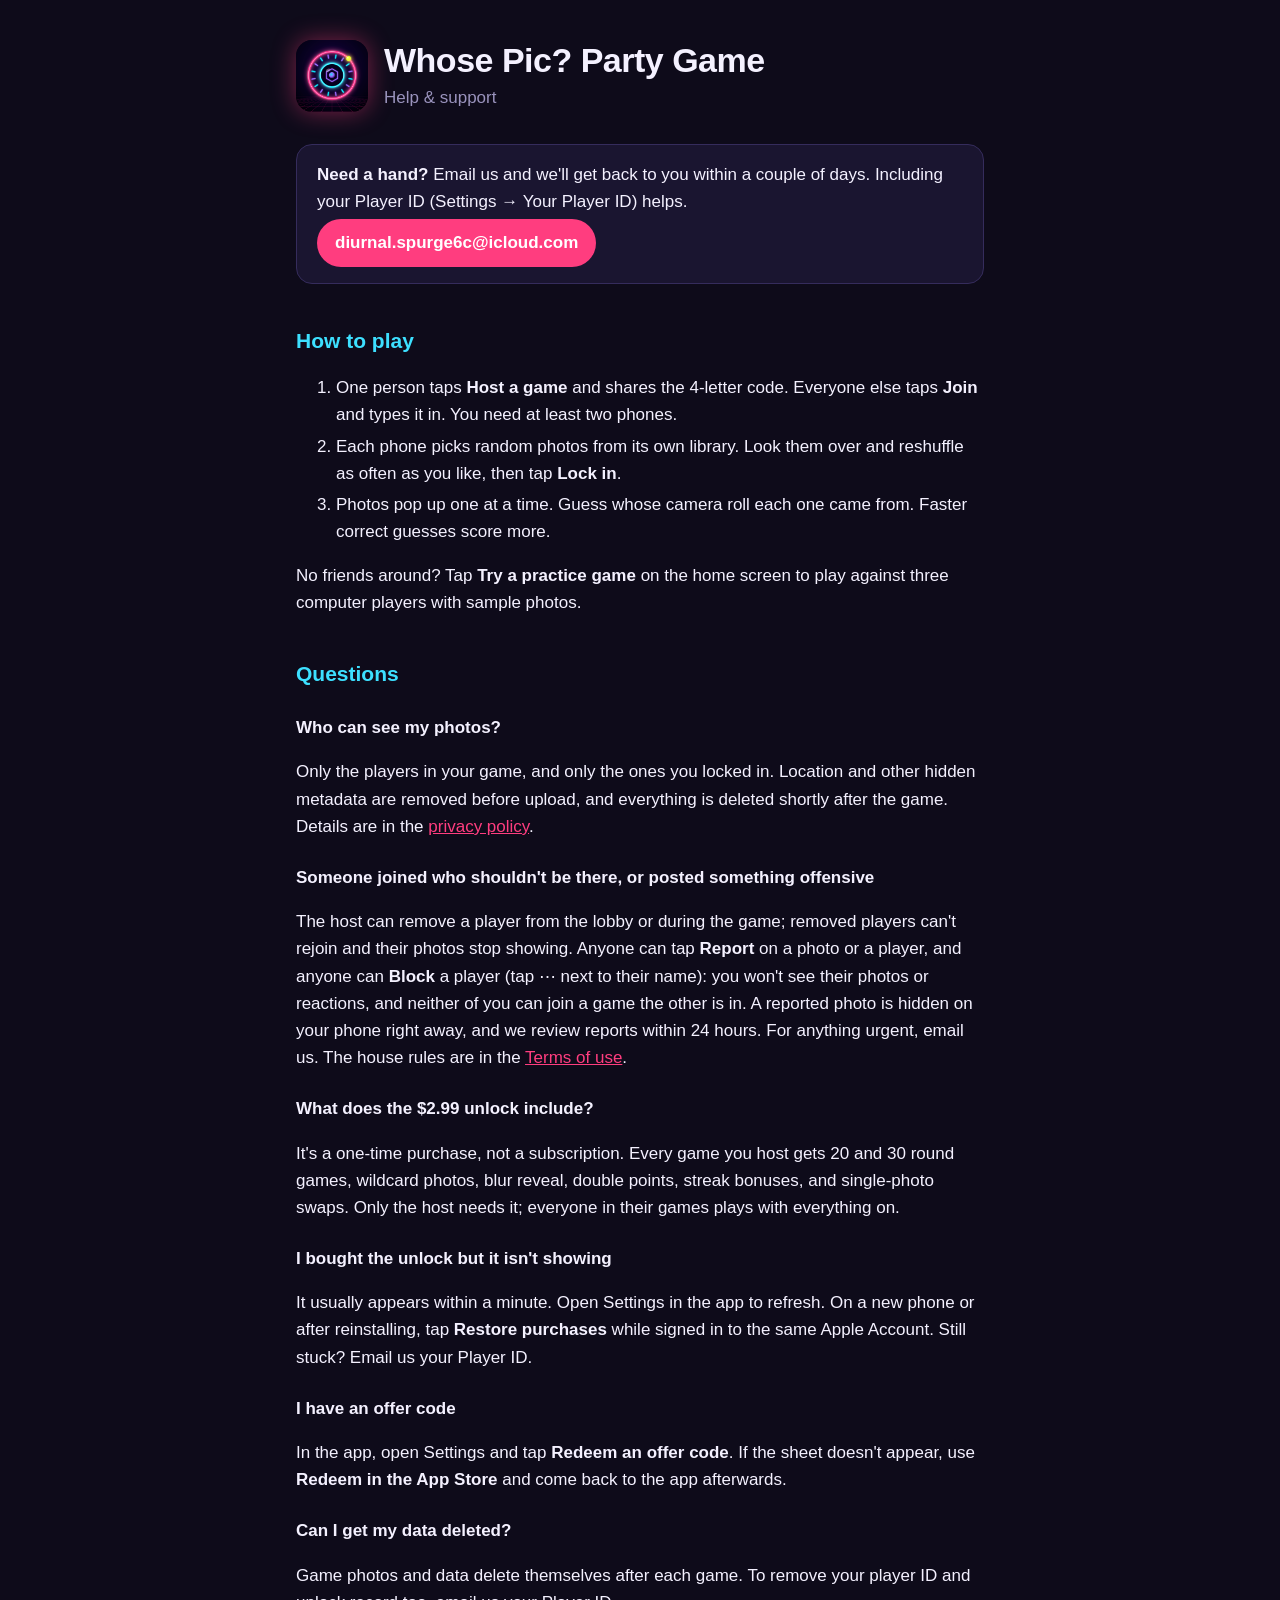
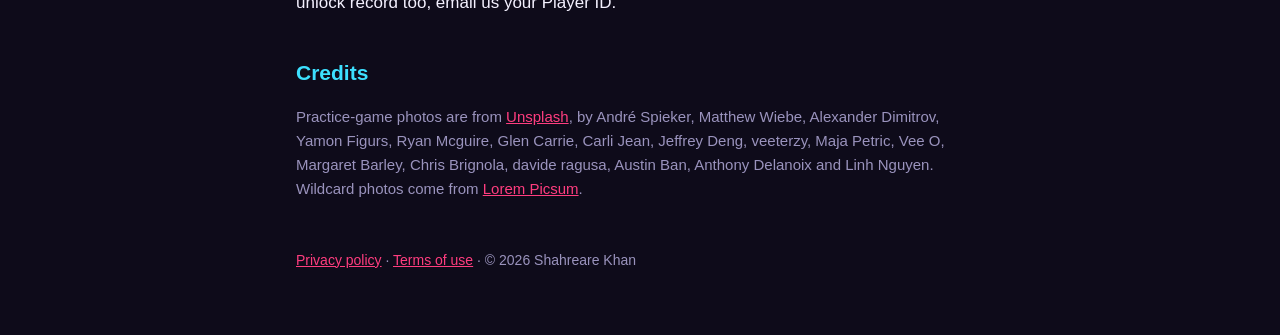
<file: index.html>
<!doctype html>
<html lang="en">
<head>
  <meta charset="utf-8">
  <meta name="viewport" content="width=device-width, initial-scale=1">
  <title>Whose Pic? Help</title>
  <meta name="description" content="Help and support for Whose Pic? Party Game: how to play, purchases, privacy and contact.">
  <link rel="stylesheet" href="style.css">
  <link rel="icon" href="icon.png">
</head>
<body>
<main>
  <header>
    <img src="icon.png" alt="Whose Pic? app icon">
    <div>
      <h1>Whose Pic? Party Game</h1>
      <p>Help &amp; support</p>
    </div>
  </header>

  <div class="card">
    <strong>Need a hand?</strong> Email us and we'll get back to you within a couple of days. Including your Player ID (Settings → Your Player ID) helps.<br>
    <a class="contact" href="mailto:diurnal.spurge6c@icloud.com">diurnal.spurge6c@icloud.com</a>
  </div>

  <h2>How to play</h2>
  <ol>
    <li>One person taps <strong>Host a game</strong> and shares the 4-letter code. Everyone else taps <strong>Join</strong> and types it in. You need at least two phones.</li>
    <li>Each phone picks random photos from its own library. Look them over and reshuffle as often as you like, then tap <strong>Lock in</strong>.</li>
    <li>Photos pop up one at a time. Guess whose camera roll each one came from. Faster correct guesses score more.</li>
  </ol>
  <p>No friends around? Tap <strong>Try a practice game</strong> on the home screen to play against three computer players with sample photos.</p>

  <h2>Questions</h2>

  <h3>Who can see my photos?</h3>
  <p>Only the players in your game, and only the ones you locked in. Location and other hidden metadata are removed before upload, and everything is deleted shortly after the game. Details are in the <a href="privacy/">privacy policy</a>.</p>

  <h3>Someone joined who shouldn't be there, or posted something offensive</h3>
  <p>The host can remove a player from the lobby or during the game; removed players can't rejoin and their photos stop showing. Anyone can tap <strong>Report</strong> on a photo or a player, and anyone can <strong>Block</strong> a player (tap ⋯ next to their name): you won't see their photos or reactions, and neither of you can join a game the other is in. A reported photo is hidden on your phone right away, and we review reports within 24 hours. For anything urgent, email us. The house rules are in the <a href="terms/">Terms of use</a>.</p>

  <h3>What does the $2.99 unlock include?</h3>
  <p>It's a one-time purchase, not a subscription. Every game you host gets 20 and 30 round games, wildcard photos, blur reveal, double points, streak bonuses, and single-photo swaps. Only the host needs it; everyone in their games plays with everything on.</p>

  <h3>I bought the unlock but it isn't showing</h3>
  <p>It usually appears within a minute. Open Settings in the app to refresh. On a new phone or after reinstalling, tap <strong>Restore purchases</strong> while signed in to the same Apple Account. Still stuck? Email us your Player ID.</p>

  <h3>I have an offer code</h3>
  <p>In the app, open Settings and tap <strong>Redeem an offer code</strong>. If the sheet doesn't appear, use <strong>Redeem in the App Store</strong> and come back to the app afterwards.</p>

  <h3>Can I get my data deleted?</h3>
  <p>Game photos and data delete themselves after each game. To remove your player ID and unlock record too, email us your Player ID.</p>

  <h2>Credits</h2>
  <p class="muted">Practice-game photos are from <a href="https://unsplash.com">Unsplash</a>, by André Spieker, Matthew Wiebe, Alexander Dimitrov, Yamon Figurs, Ryan Mcguire, Glen Carrie, Carli Jean, Jeffrey Deng, veeterzy, Maja Petric, Vee O, Margaret Barley, Chris Brignola, davide ragusa, Austin Ban, Anthony Delanoix and Linh Nguyen. Wildcard photos come from <a href="https://picsum.photos">Lorem Picsum</a>.</p>

  <footer><a href="privacy/">Privacy policy</a> · <a href="terms/">Terms of use</a> · © 2026 Shahreare Khan</footer>
</main>
</body>
</html>
</file>
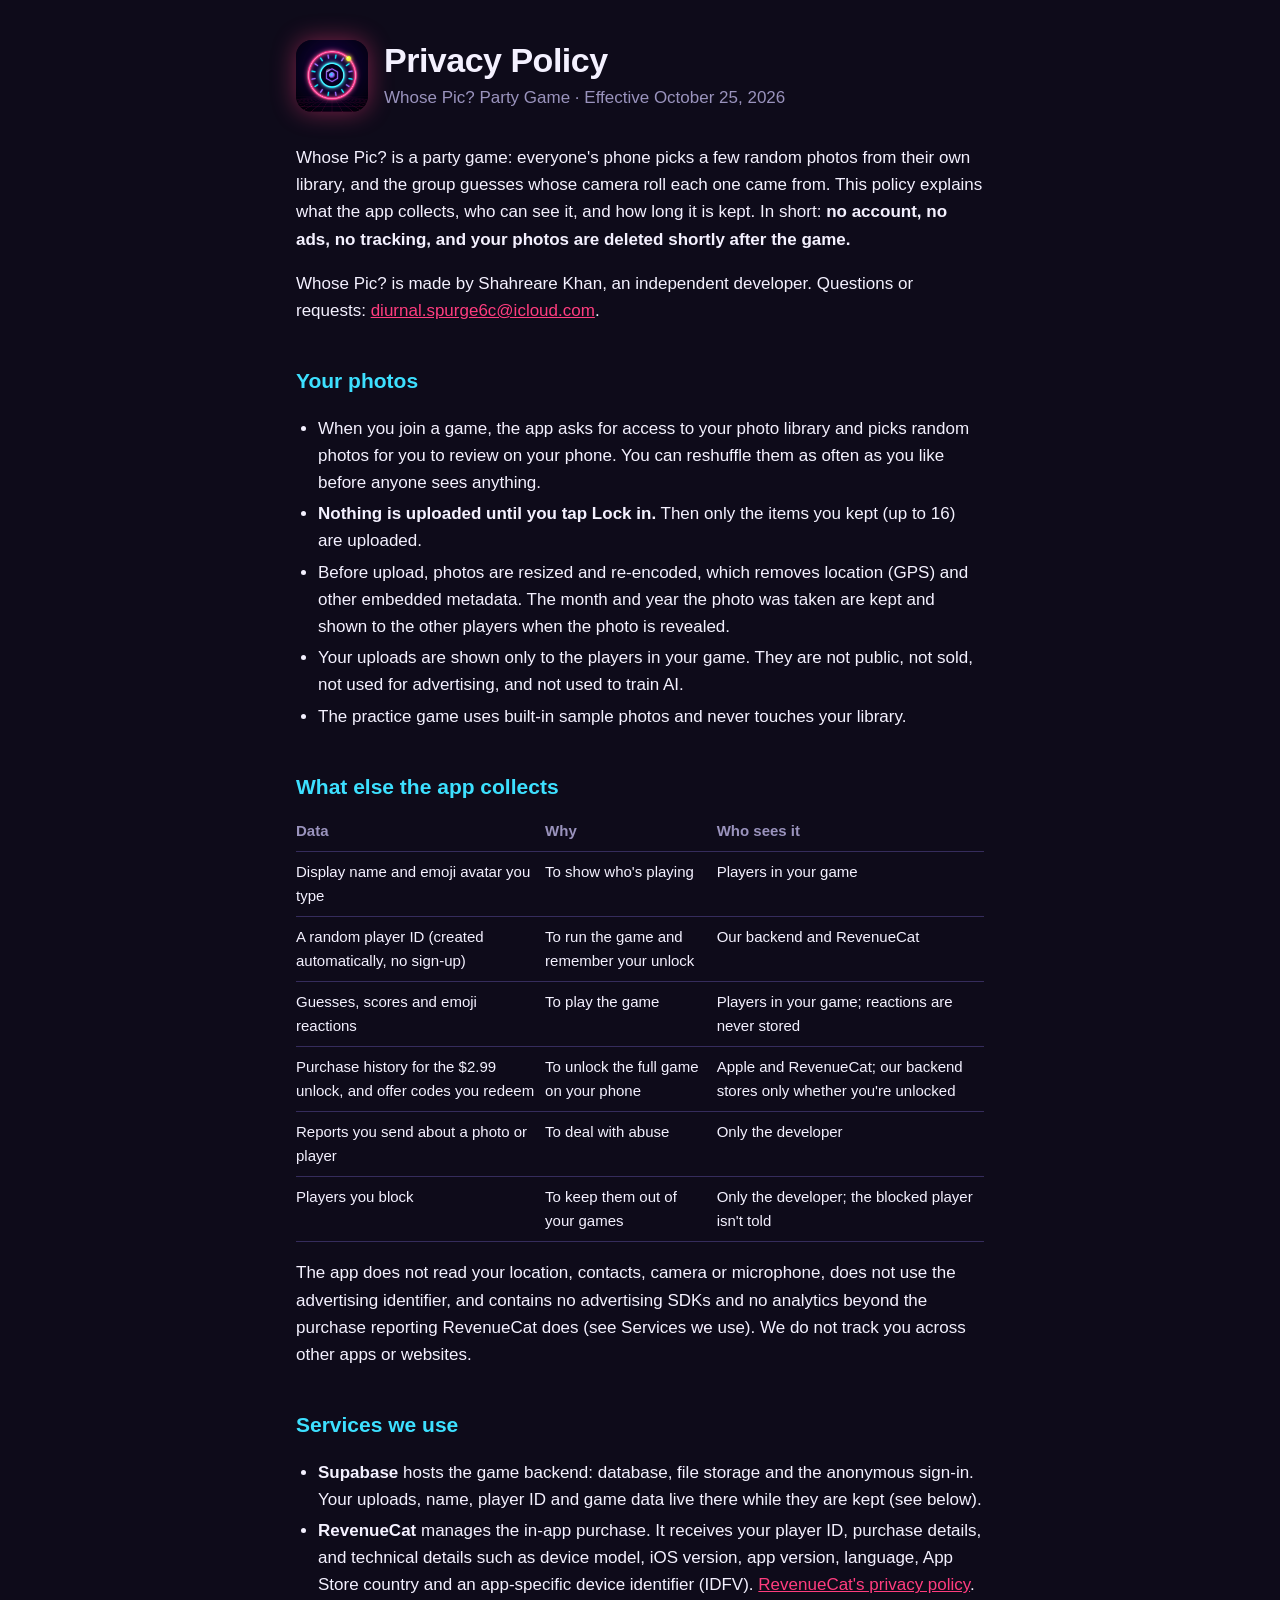
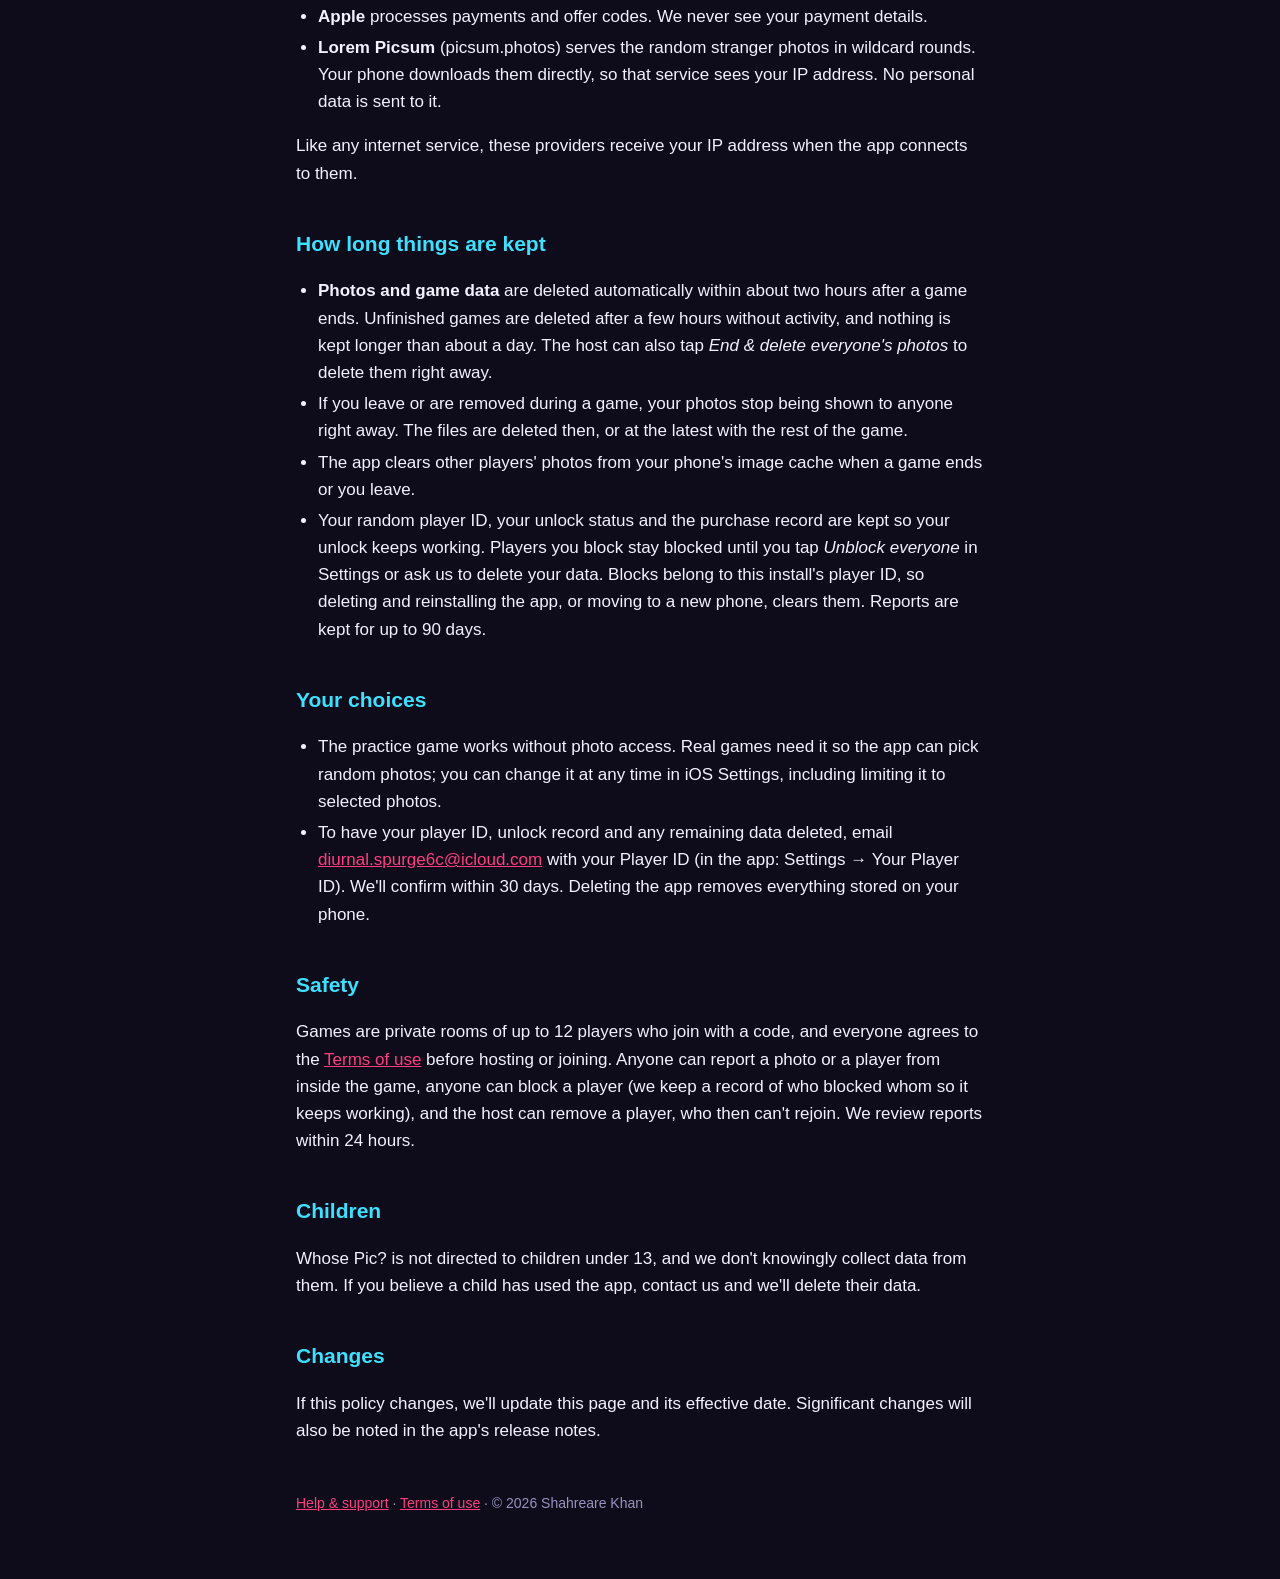
<file: privacy/index.html>
<!doctype html>
<html lang="en">
<head>
  <meta charset="utf-8">
  <meta name="viewport" content="width=device-width, initial-scale=1">
  <title>Privacy Policy · Whose Pic?</title>
  <meta name="description" content="How Whose Pic? Party Game handles your photos and other data.">
  <link rel="stylesheet" href="../style.css">
  <link rel="icon" href="../icon.png">
</head>
<body>
<main>
  <header>
    <img src="../icon.png" alt="Whose Pic? app icon">
    <div>
      <h1>Privacy Policy</h1>
      <p>Whose Pic? Party Game · Effective October 25, 2026</p>
    </div>
  </header>

  <p>Whose Pic? is a party game: everyone's phone picks a few random photos from their own library, and the group guesses whose camera roll each one came from. This policy explains what the app collects, who can see it, and how long it is kept. In short: <strong>no account, no ads, no tracking, and your photos are deleted shortly after the game.</strong></p>
  <p>Whose Pic? is made by Shahreare Khan, an independent developer. Questions or requests: <a href="mailto:diurnal.spurge6c@icloud.com">diurnal.spurge6c@icloud.com</a>.</p>

  <h2>Your photos</h2>
  <ul>
    <li>When you join a game, the app asks for access to your photo library and picks random photos for you to review on your phone. You can reshuffle them as often as you like before anyone sees anything.</li>
    <li><strong>Nothing is uploaded until you tap Lock in.</strong> Then only the items you kept (up to 16) are uploaded.</li>
    <li>Before upload, photos are resized and re-encoded, which removes location (GPS) and other embedded metadata. The month and year the photo was taken are kept and shown to the other players when the photo is revealed.</li>
    <li>Your uploads are shown only to the players in your game. They are not public, not sold, not used for advertising, and not used to train AI.</li>
    <li>The practice game uses built-in sample photos and never touches your library.</li>
  </ul>

  <h2>What else the app collects</h2>
  <table>
    <tr><th>Data</th><th>Why</th><th>Who sees it</th></tr>
    <tr><td>Display name and emoji avatar you type</td><td>To show who's playing</td><td>Players in your game</td></tr>
    <tr><td>A random player ID (created automatically, no sign-up)</td><td>To run the game and remember your unlock</td><td>Our backend and RevenueCat</td></tr>
    <tr><td>Guesses, scores and emoji reactions</td><td>To play the game</td><td>Players in your game; reactions are never stored</td></tr>
    <tr><td>Purchase history for the $2.99 unlock, and offer codes you redeem</td><td>To unlock the full game on your phone</td><td>Apple and RevenueCat; our backend stores only whether you're unlocked</td></tr>
    <tr><td>Reports you send about a photo or player</td><td>To deal with abuse</td><td>Only the developer</td></tr>
    <tr><td>Players you block</td><td>To keep them out of your games</td><td>Only the developer; the blocked player isn't told</td></tr>
  </table>
  <p>The app does not read your location, contacts, camera or microphone, does not use the advertising identifier, and contains no advertising SDKs and no analytics beyond the purchase reporting RevenueCat does (see Services we use). We do not track you across other apps or websites.</p>

  <h2>Services we use</h2>
  <ul>
    <li><strong>Supabase</strong> hosts the game backend: database, file storage and the anonymous sign-in. Your uploads, name, player ID and game data live there while they are kept (see below).</li>
    <li><strong>RevenueCat</strong> manages the in-app purchase. It receives your player ID, purchase details, and technical details such as device model, iOS version, app version, language, App Store country and an app-specific device identifier (IDFV). <a href="https://www.revenuecat.com/privacy">RevenueCat's privacy policy</a>.</li>
    <li><strong>Apple</strong> processes payments and offer codes. We never see your payment details.</li>
    <li><strong>Lorem Picsum</strong> (picsum.photos) serves the random stranger photos in wildcard rounds. Your phone downloads them directly, so that service sees your IP address. No personal data is sent to it.</li>
  </ul>
  <p>Like any internet service, these providers receive your IP address when the app connects to them.</p>

  <h2>How long things are kept</h2>
  <ul>
    <li><strong>Photos and game data</strong> are deleted automatically within about two hours after a game ends. Unfinished games are deleted after a few hours without activity, and nothing is kept longer than about a day. The host can also tap <em>End &amp; delete everyone's photos</em> to delete them right away.</li>
    <li>If you leave or are removed during a game, your photos stop being shown to anyone right away. The files are deleted then, or at the latest with the rest of the game.</li>
    <li>The app clears other players' photos from your phone's image cache when a game ends or you leave.</li>
    <li>Your random player ID, your unlock status and the purchase record are kept so your unlock keeps working. Players you block stay blocked until you tap <em>Unblock everyone</em> in Settings or ask us to delete your data. Blocks belong to this install's player ID, so deleting and reinstalling the app, or moving to a new phone, clears them. Reports are kept for up to 90 days.</li>
  </ul>

  <h2>Your choices</h2>
  <ul>
    <li>The practice game works without photo access. Real games need it so the app can pick random photos; you can change it at any time in iOS Settings, including limiting it to selected photos.</li>
    <li>To have your player ID, unlock record and any remaining data deleted, email <a href="mailto:diurnal.spurge6c@icloud.com">diurnal.spurge6c@icloud.com</a> with your Player ID (in the app: Settings → Your Player ID). We'll confirm within 30 days. Deleting the app removes everything stored on your phone.</li>
  </ul>

  <h2>Safety</h2>
  <p>Games are private rooms of up to 12 players who join with a code, and everyone agrees to the <a href="../terms/">Terms of use</a> before hosting or joining. Anyone can report a photo or a player from inside the game, anyone can block a player (we keep a record of who blocked whom so it keeps working), and the host can remove a player, who then can't rejoin. We review reports within 24 hours.</p>

  <h2>Children</h2>
  <p>Whose Pic? is not directed to children under 13, and we don't knowingly collect data from them. If you believe a child has used the app, contact us and we'll delete their data.</p>

  <h2>Changes</h2>
  <p>If this policy changes, we'll update this page and its effective date. Significant changes will also be noted in the app's release notes.</p>

  <footer><a href="../">Help &amp; support</a> · <a href="../terms/">Terms of use</a> · © 2026 Shahreare Khan</footer>
</main>
</body>
</html>
</file>
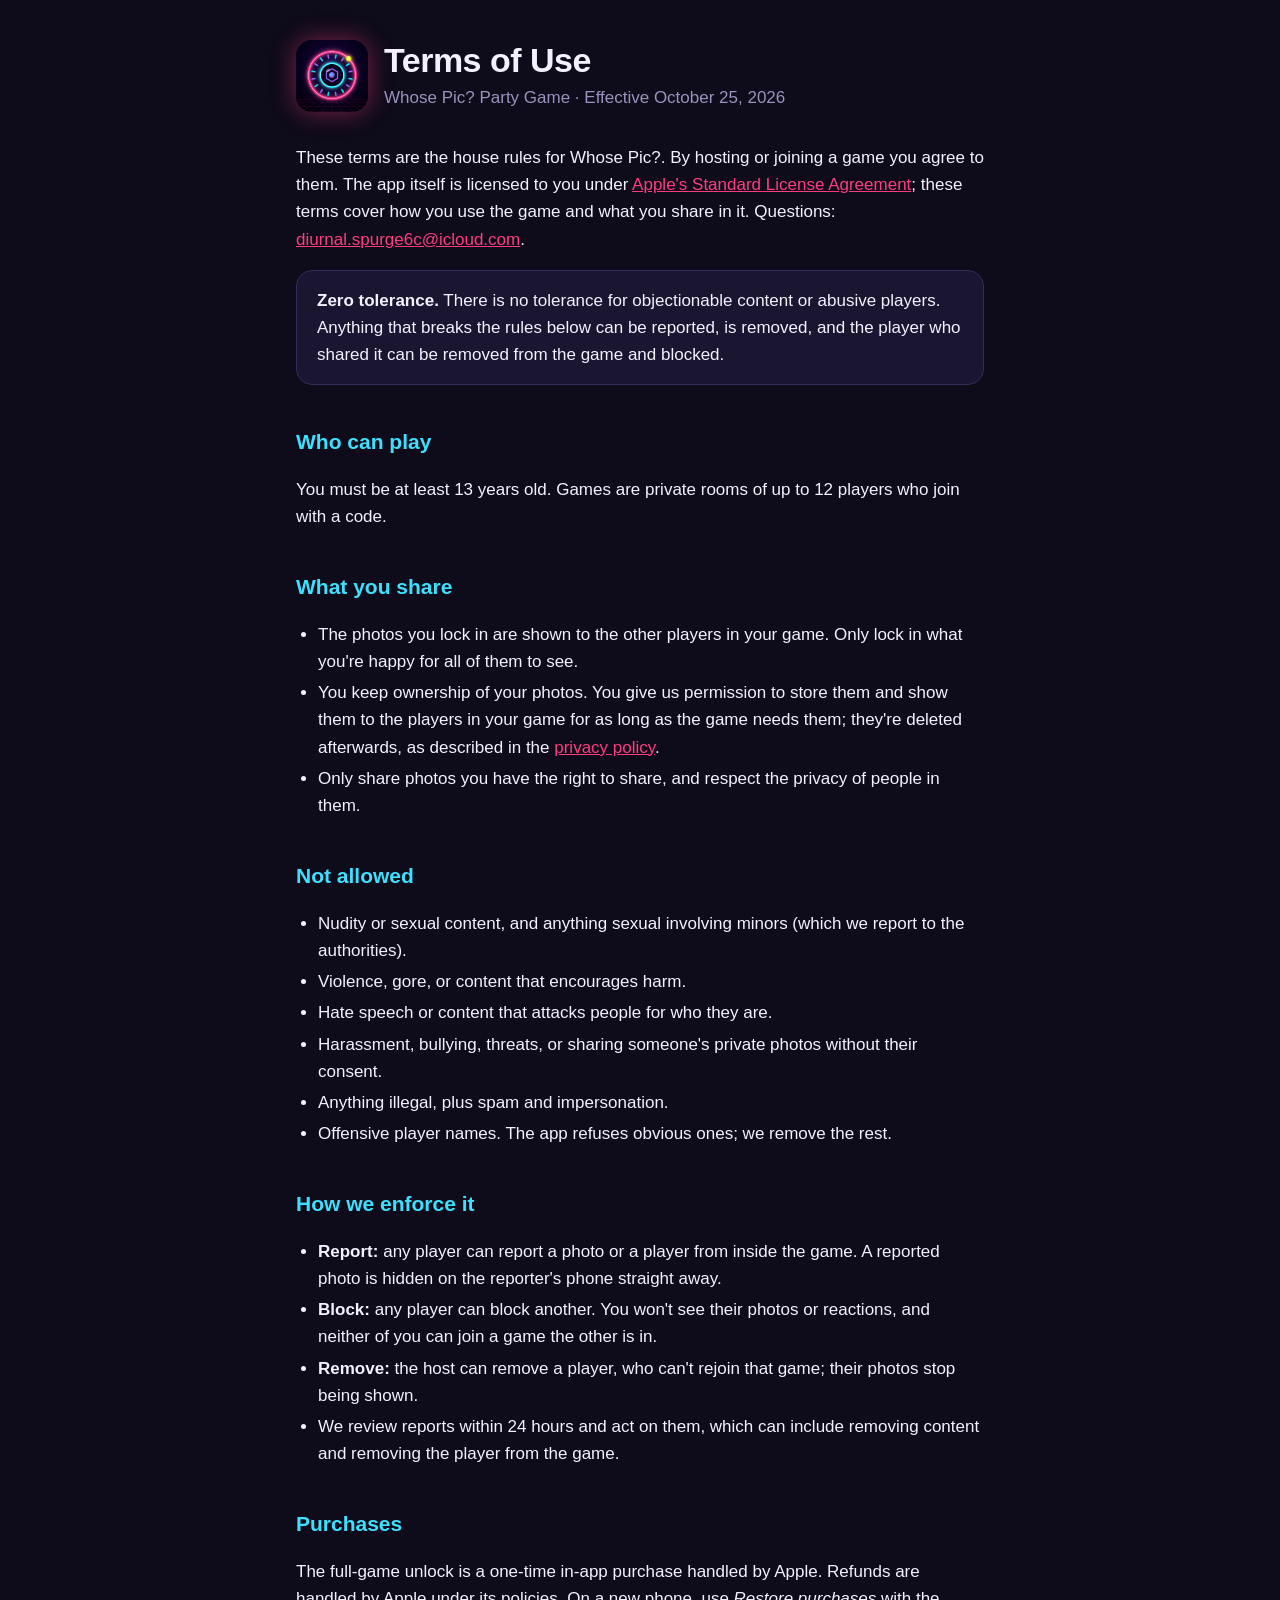
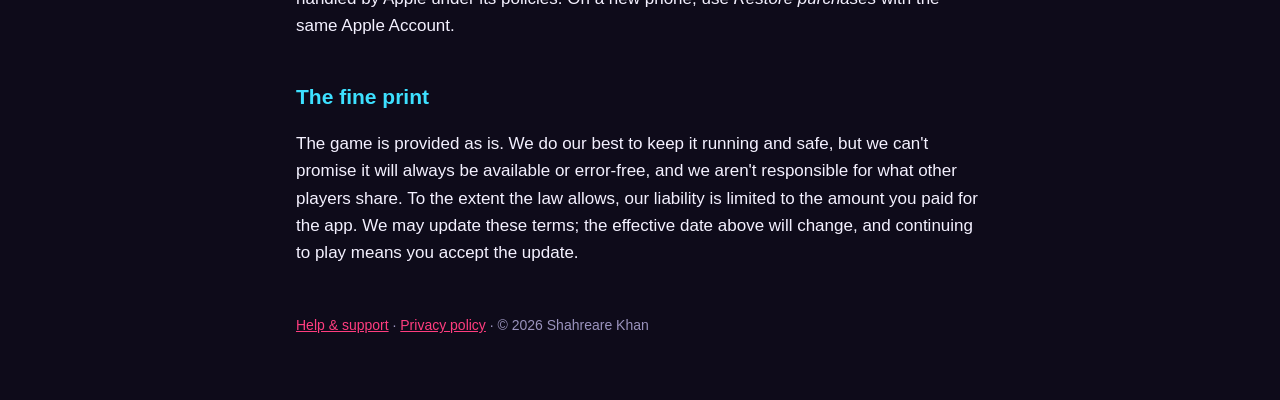
<file: terms/index.html>
<!doctype html>
<html lang="en">
<head>
  <meta charset="utf-8">
  <meta name="viewport" content="width=device-width, initial-scale=1">
  <title>Terms of Use · Whose Pic?</title>
  <meta name="description" content="The rules for playing Whose Pic? Party Game, including zero tolerance for objectionable content and abusive players.">
  <link rel="stylesheet" href="../style.css">
  <link rel="icon" href="../icon.png">
</head>
<body>
<main>
  <header>
    <img src="../icon.png" alt="Whose Pic? app icon">
    <div>
      <h1>Terms of Use</h1>
      <p>Whose Pic? Party Game · Effective October 25, 2026</p>
    </div>
  </header>

  <p>These terms are the house rules for Whose Pic?. By hosting or joining a game you agree to them. The app itself is licensed to you under <a href="https://www.apple.com/legal/internet-services/itunes/dev/stdeula/">Apple's Standard License Agreement</a>; these terms cover how you use the game and what you share in it. Questions: <a href="mailto:diurnal.spurge6c@icloud.com">diurnal.spurge6c@icloud.com</a>.</p>

  <div class="card">
    <strong>Zero tolerance.</strong> There is no tolerance for objectionable content or abusive players. Anything that breaks the rules below can be reported, is removed, and the player who shared it can be removed from the game and blocked.
  </div>

  <h2>Who can play</h2>
  <p>You must be at least 13 years old. Games are private rooms of up to 12 players who join with a code.</p>

  <h2>What you share</h2>
  <ul>
    <li>The photos you lock in are shown to the other players in your game. Only lock in what you're happy for all of them to see.</li>
    <li>You keep ownership of your photos. You give us permission to store them and show them to the players in your game for as long as the game needs them; they're deleted afterwards, as described in the <a href="../privacy/">privacy policy</a>.</li>
    <li>Only share photos you have the right to share, and respect the privacy of people in them.</li>
  </ul>

  <h2>Not allowed</h2>
  <ul>
    <li>Nudity or sexual content, and anything sexual involving minors (which we report to the authorities).</li>
    <li>Violence, gore, or content that encourages harm.</li>
    <li>Hate speech or content that attacks people for who they are.</li>
    <li>Harassment, bullying, threats, or sharing someone's private photos without their consent.</li>
    <li>Anything illegal, plus spam and impersonation.</li>
    <li>Offensive player names. The app refuses obvious ones; we remove the rest.</li>
  </ul>

  <h2>How we enforce it</h2>
  <ul>
    <li><strong>Report:</strong> any player can report a photo or a player from inside the game. A reported photo is hidden on the reporter's phone straight away.</li>
    <li><strong>Block:</strong> any player can block another. You won't see their photos or reactions, and neither of you can join a game the other is in.</li>
    <li><strong>Remove:</strong> the host can remove a player, who can't rejoin that game; their photos stop being shown.</li>
    <li>We review reports within 24 hours and act on them, which can include removing content and removing the player from the game.</li>
  </ul>

  <h2>Purchases</h2>
  <p>The full-game unlock is a one-time in-app purchase handled by Apple. Refunds are handled by Apple under its policies. On a new phone, use <em>Restore purchases</em> with the same Apple Account.</p>

  <h2>The fine print</h2>
  <p>The game is provided as is. We do our best to keep it running and safe, but we can't promise it will always be available or error-free, and we aren't responsible for what other players share. To the extent the law allows, our liability is limited to the amount you paid for the app. We may update these terms; the effective date above will change, and continuing to play means you accept the update.</p>

  <footer><a href="../">Help &amp; support</a> · <a href="../privacy/">Privacy policy</a> · © 2026 Shahreare Khan</footer>
</main>
</body>
</html>
</file>
<file: style.css>
:root {
  --bg: #0e0b1a;
  --surface: #1a1530;
  --border: #352c5c;
  --text: #f4f1ff;
  --muted: #9a93bd;
  --accent: #ff3d7f;
  --cyan: #3de0ff;
  --gold: #ffc43d;
}

* { box-sizing: border-box; }

body {
  margin: 0;
  background: var(--bg);
  color: var(--text);
  font: 17px/1.6 -apple-system, BlinkMacSystemFont, "Segoe UI", Roboto, Helvetica, Arial, sans-serif;
}

main {
  max-width: 720px;
  margin: 0 auto;
  padding: 40px 16px 64px;
}

header {
  display: flex;
  align-items: center;
  gap: 16px;
  margin-bottom: 32px;
}

header img {
  width: 72px;
  height: 72px;
  border-radius: 16px;
  box-shadow: 0 0 24px rgba(255, 61, 127, 0.45);
}

h1 {
  margin: 0;
  font-size: 34px;
  line-height: 1.15;
  letter-spacing: -0.5px;
}

h1 + p { margin: 4px 0 0; color: var(--muted); }

h2 {
  margin: 40px 0 8px;
  font-size: 21px;
  color: var(--cyan);
}

h3 { margin: 24px 0 4px; font-size: 17px; }

a { color: var(--accent); }

.card {
  background: var(--surface);
  border: 1px solid var(--border);
  border-radius: 16px;
  padding: 16px 20px;
  margin: 16px 0;
}

.contact {
  display: inline-block;
  margin-top: 4px;
  padding: 10px 18px;
  border-radius: 999px;
  background: var(--accent);
  color: #fff;
  font-weight: 700;
  text-decoration: none;
  word-break: break-all;
}

ul { padding-left: 22px; }
li { margin: 4px 0; }

table {
  width: 100%;
  border-collapse: collapse;
  font-size: 15px;
}

th, td {
  text-align: left;
  vertical-align: top;
  padding: 8px 8px 8px 0;
  border-bottom: 1px solid var(--border);
}

th { color: var(--muted); font-weight: 600; }

.muted { color: var(--muted); font-size: 15px; }

footer {
  margin-top: 48px;
  color: var(--muted);
  font-size: 14px;
}
</file>
